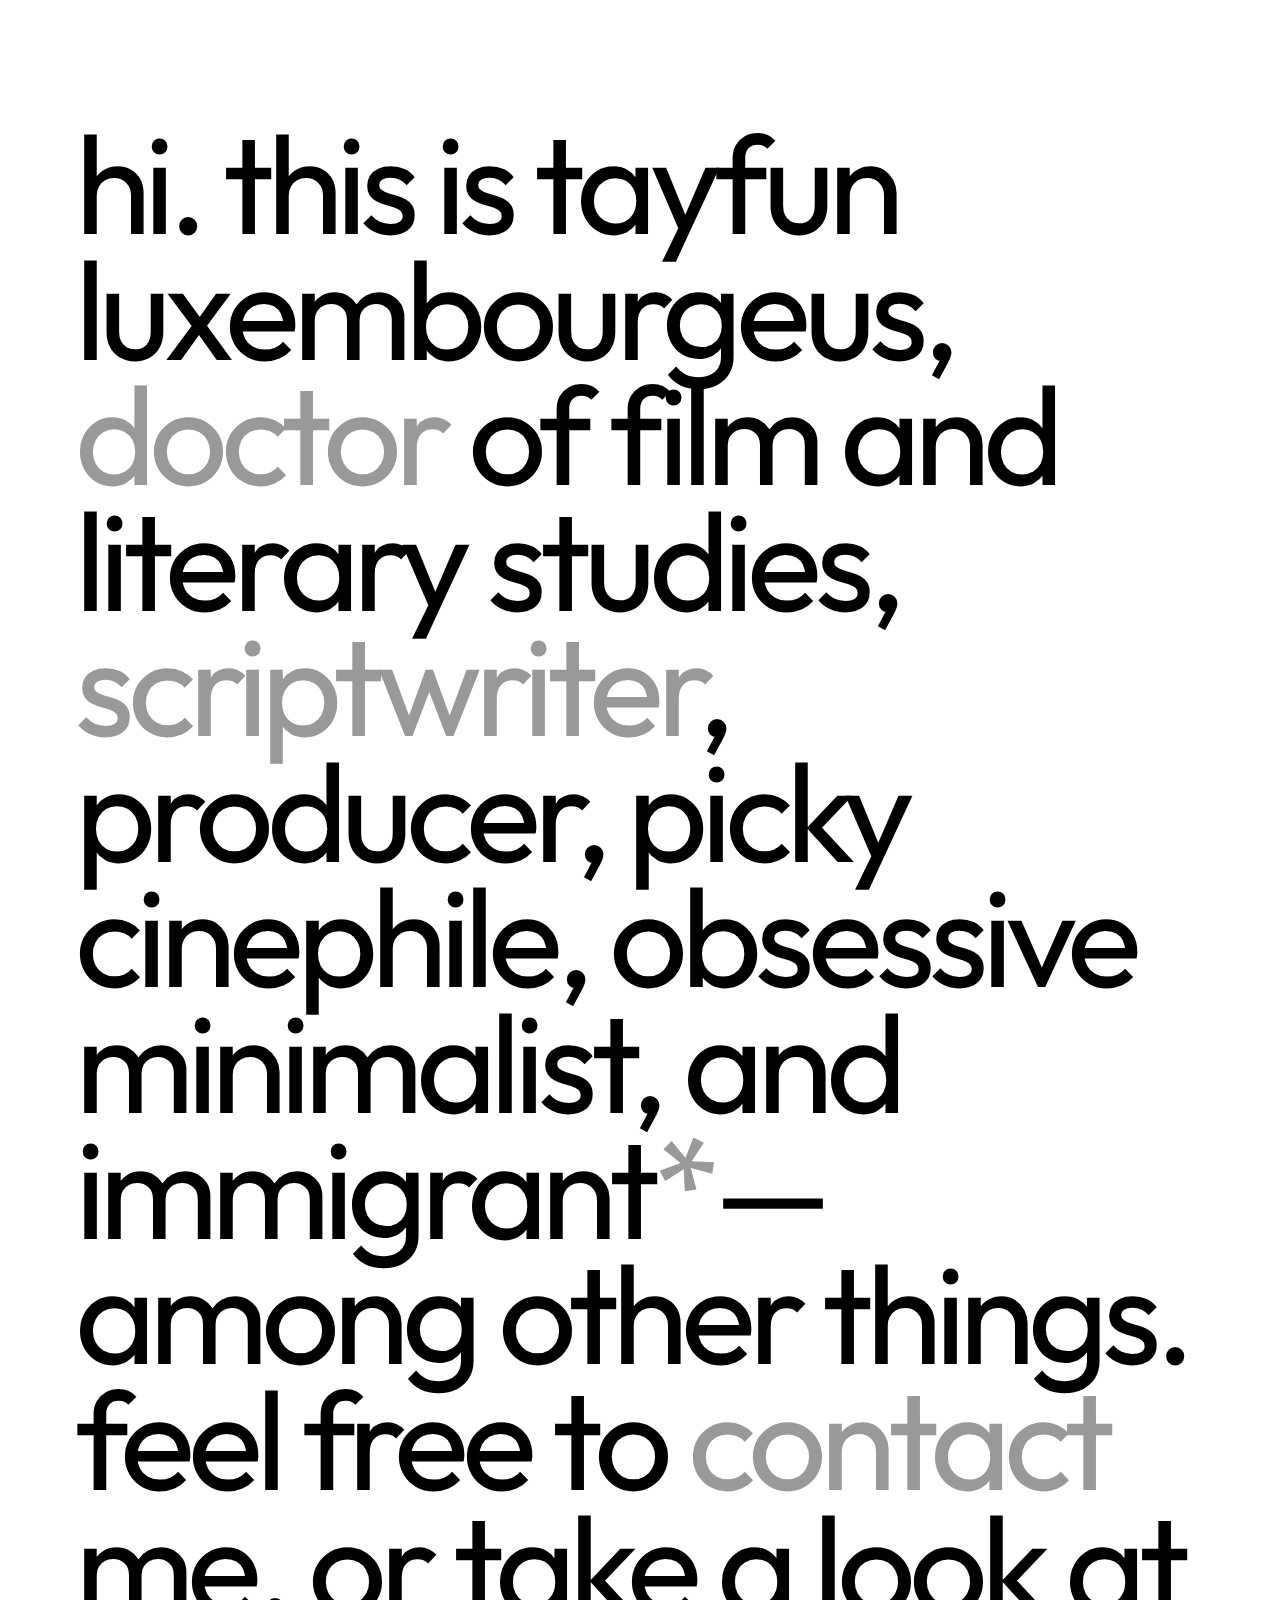
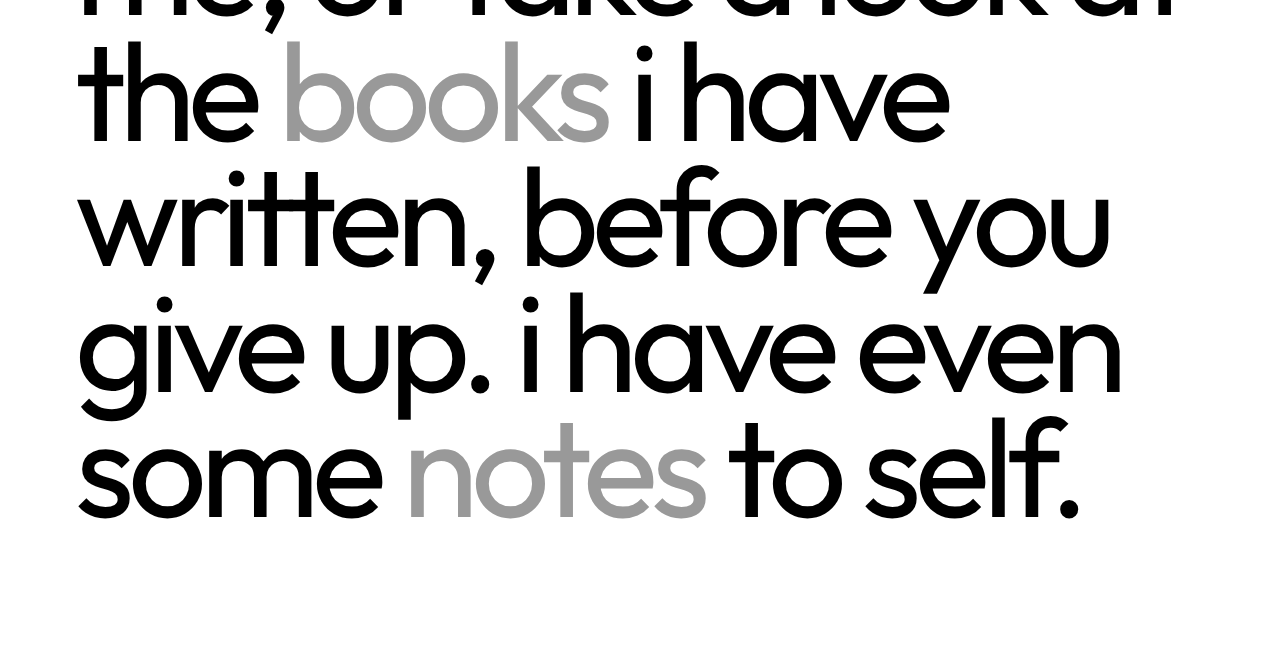
<file: index.html>
<!doctype html>
<html>
<head>
    <meta charset="UTF-8">
    <title>tayfun luxembourgeus</title>
    <meta name="description" content="">

    <link href="css/styles.css" rel="stylesheet" type="text/css">
    <link href="css/animate.css" rel="stylesheet" type="text/css">
    <link rel="preconnect" href="https://fonts.googleapis.com">
<link rel="preconnect" href="https://fonts.gstatic.com" crossorigin>
<link href="https://fonts.googleapis.com/css2?family=Dosis:wght@200..800&family=Josefin+Slab:ital,wght@0,100..700;1,100..700&family=Jost:ital,wght@0,100..900;1,100..900&family=Nixie+One&family=Outfit:wght@100..900&family=Poiret+One&family=Poppins:ital,wght@0,100;0,200;0,300;0,400;0,500;0,600;0,700;0,800;0,900;1,100;1,200;1,300;1,400;1,500;1,600;1,700;1,800;1,900&family=Quicksand:wght@300..700&family=Raleway+Dots&family=Syne:wght@400..800&family=Teachers:ital,wght@0,400..800;1,400..800&display=swap" rel="stylesheet">

    <script type="text/javascript" src="js/jquery-1.10.2.js"></script>
    <script type="text/javascript" src="js/functions.js"></script>
    <script type="text/javascript" src="js/jquery.onepage-scroll.js"></script>

</head>
<body>
<div id="home" class="animated fadeInUp">
hi. this is tayfun luxembourgeus, <a class="red-on-hover" href="https://www.researchgate.net/profile/Tage-Luxembourgeus">doctor</a> of film and literary studies, <a class="red-on-hover" href="https://www.imdb.com/name/nm11304602/">scriptwriter</a>, producer, picky cinephile, obsessive minimalist, and immigrant<span class="hover-effect" style="color: #999;">*</span>—among other things. feel free to
<a class="red-on-hover" href="mailto:email@luxembourgeus.se">contact</a> me, or take a look at the <a class="red-on-hover" href="books.html">books</a> i have written, before you give up. i have even some <a class="red-on-hover" href="notes.html"> notes</a> to self.
</div>

<script src="js/jquery.fittext.js"></script>
<script type="text/javascript">
    $("#home").fitText(0.81, { minFontSize: '20px', maxFontSize: '350px' });
</script>
</body>
</html>
</file>
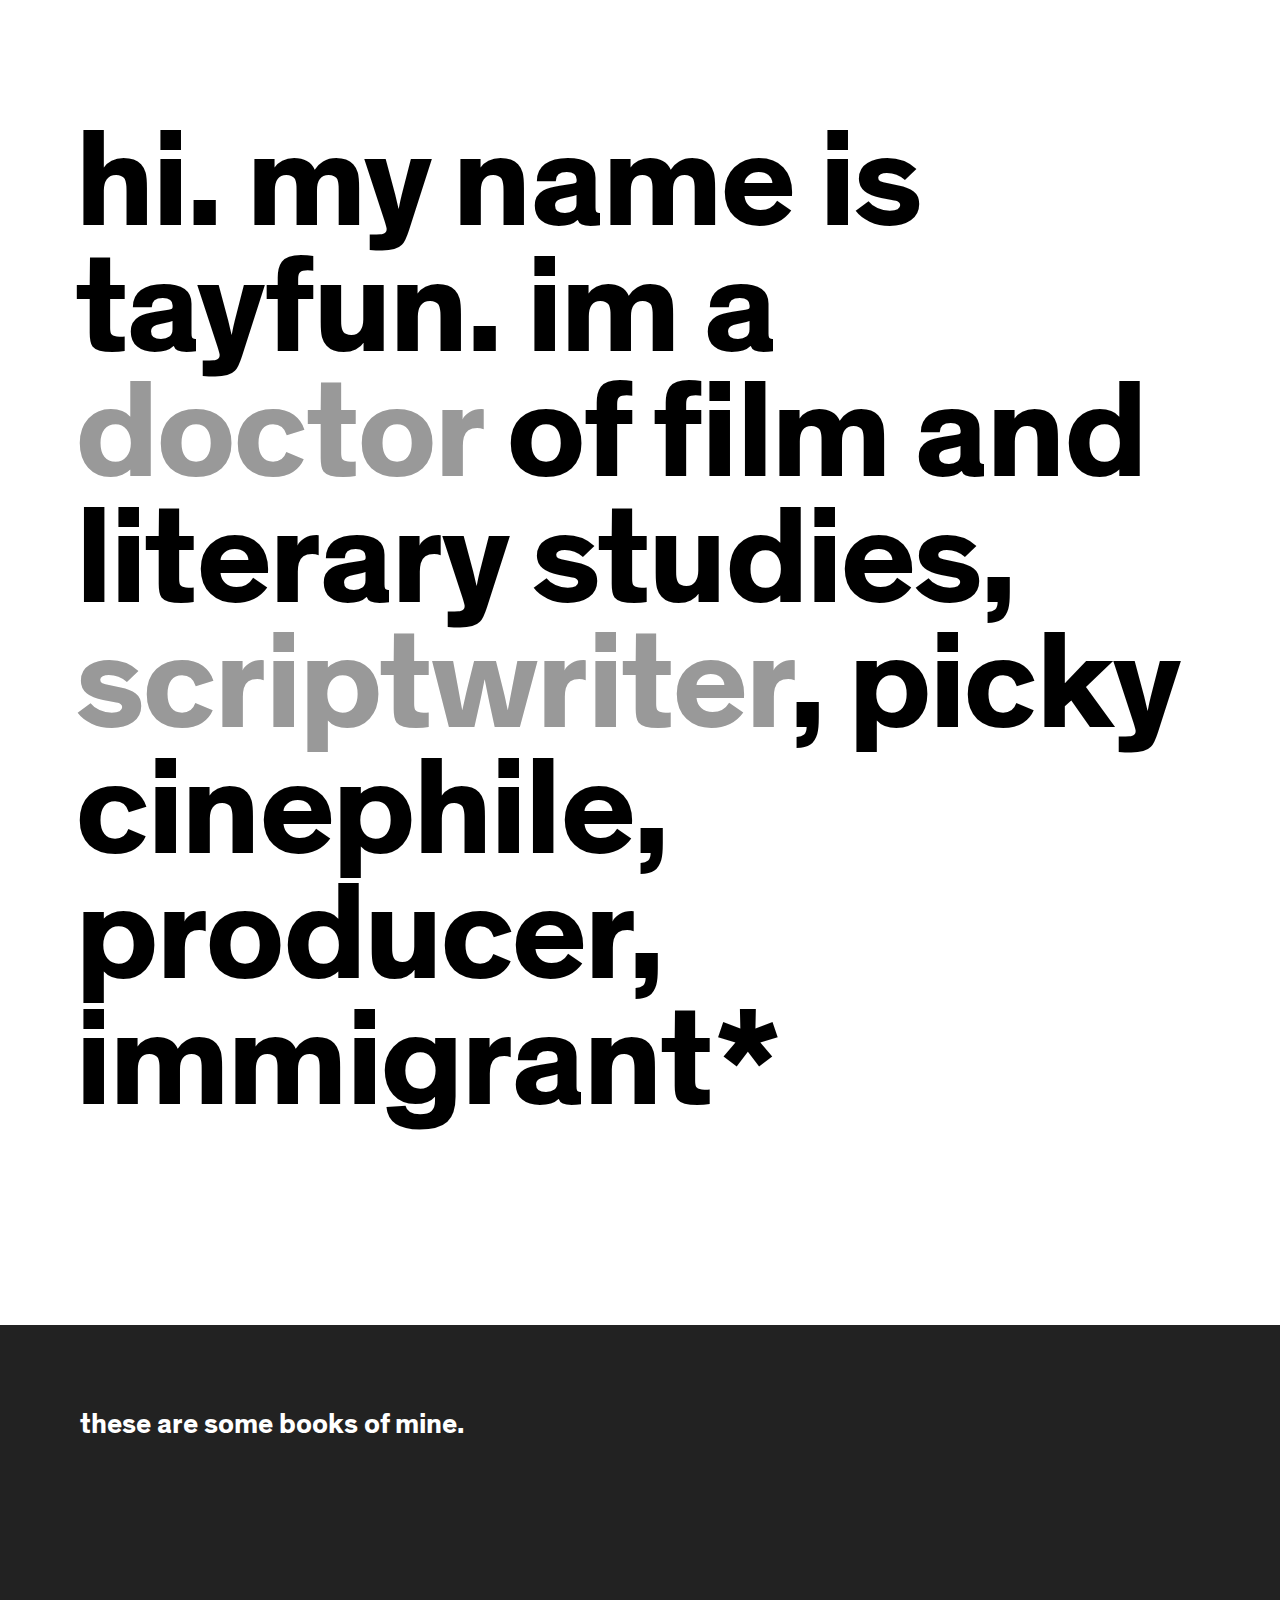
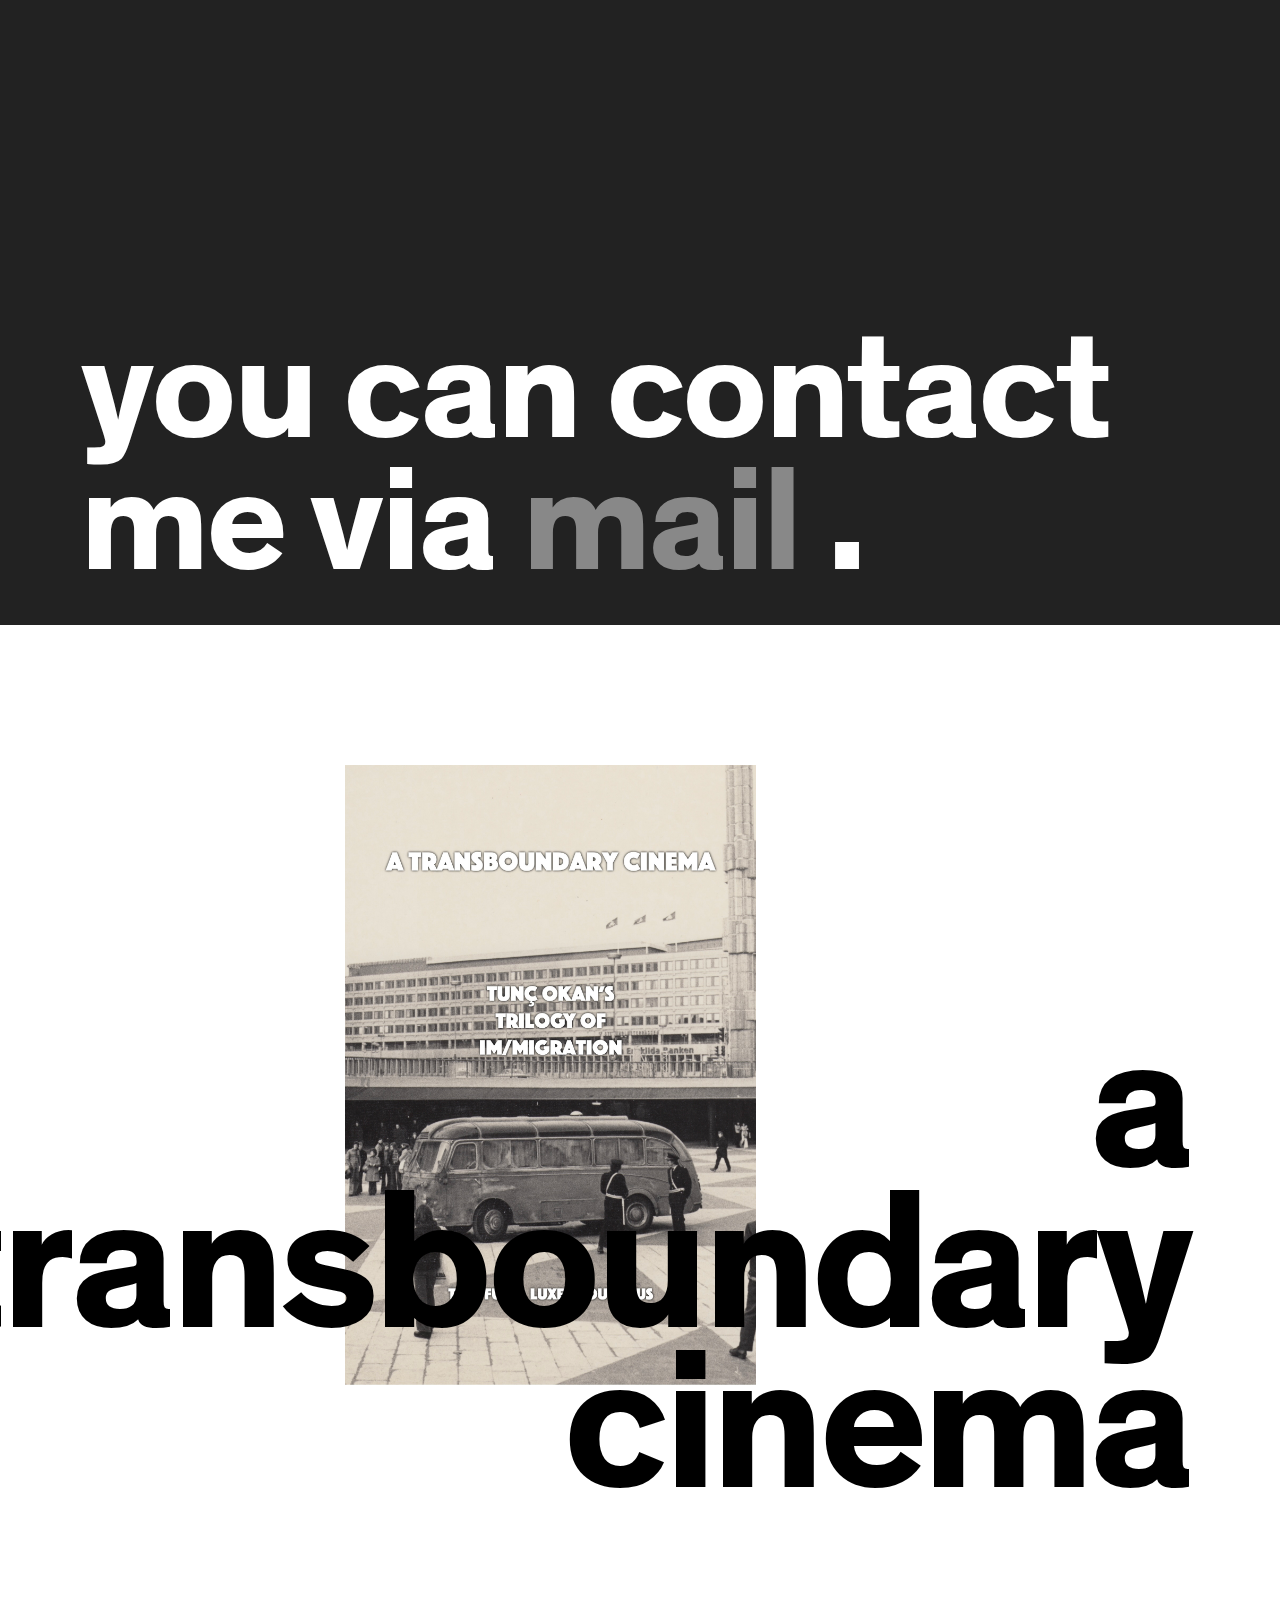
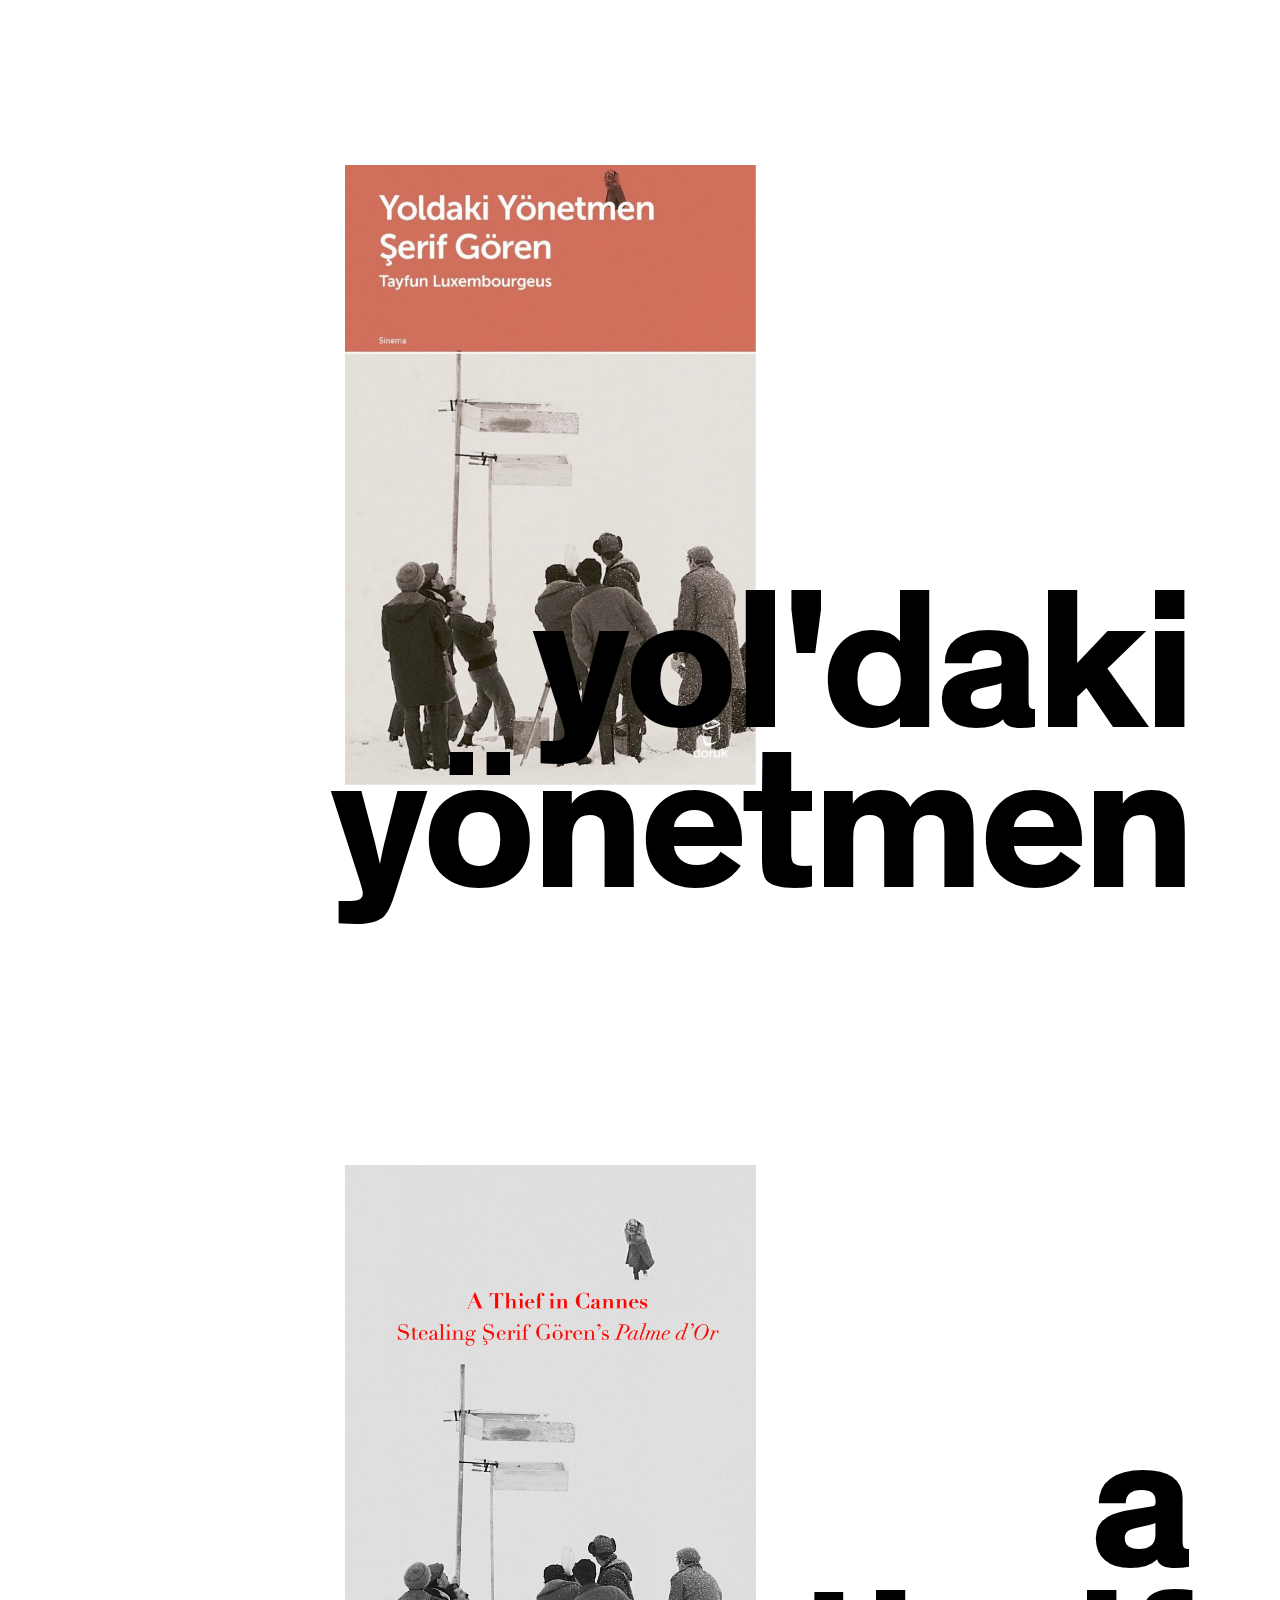
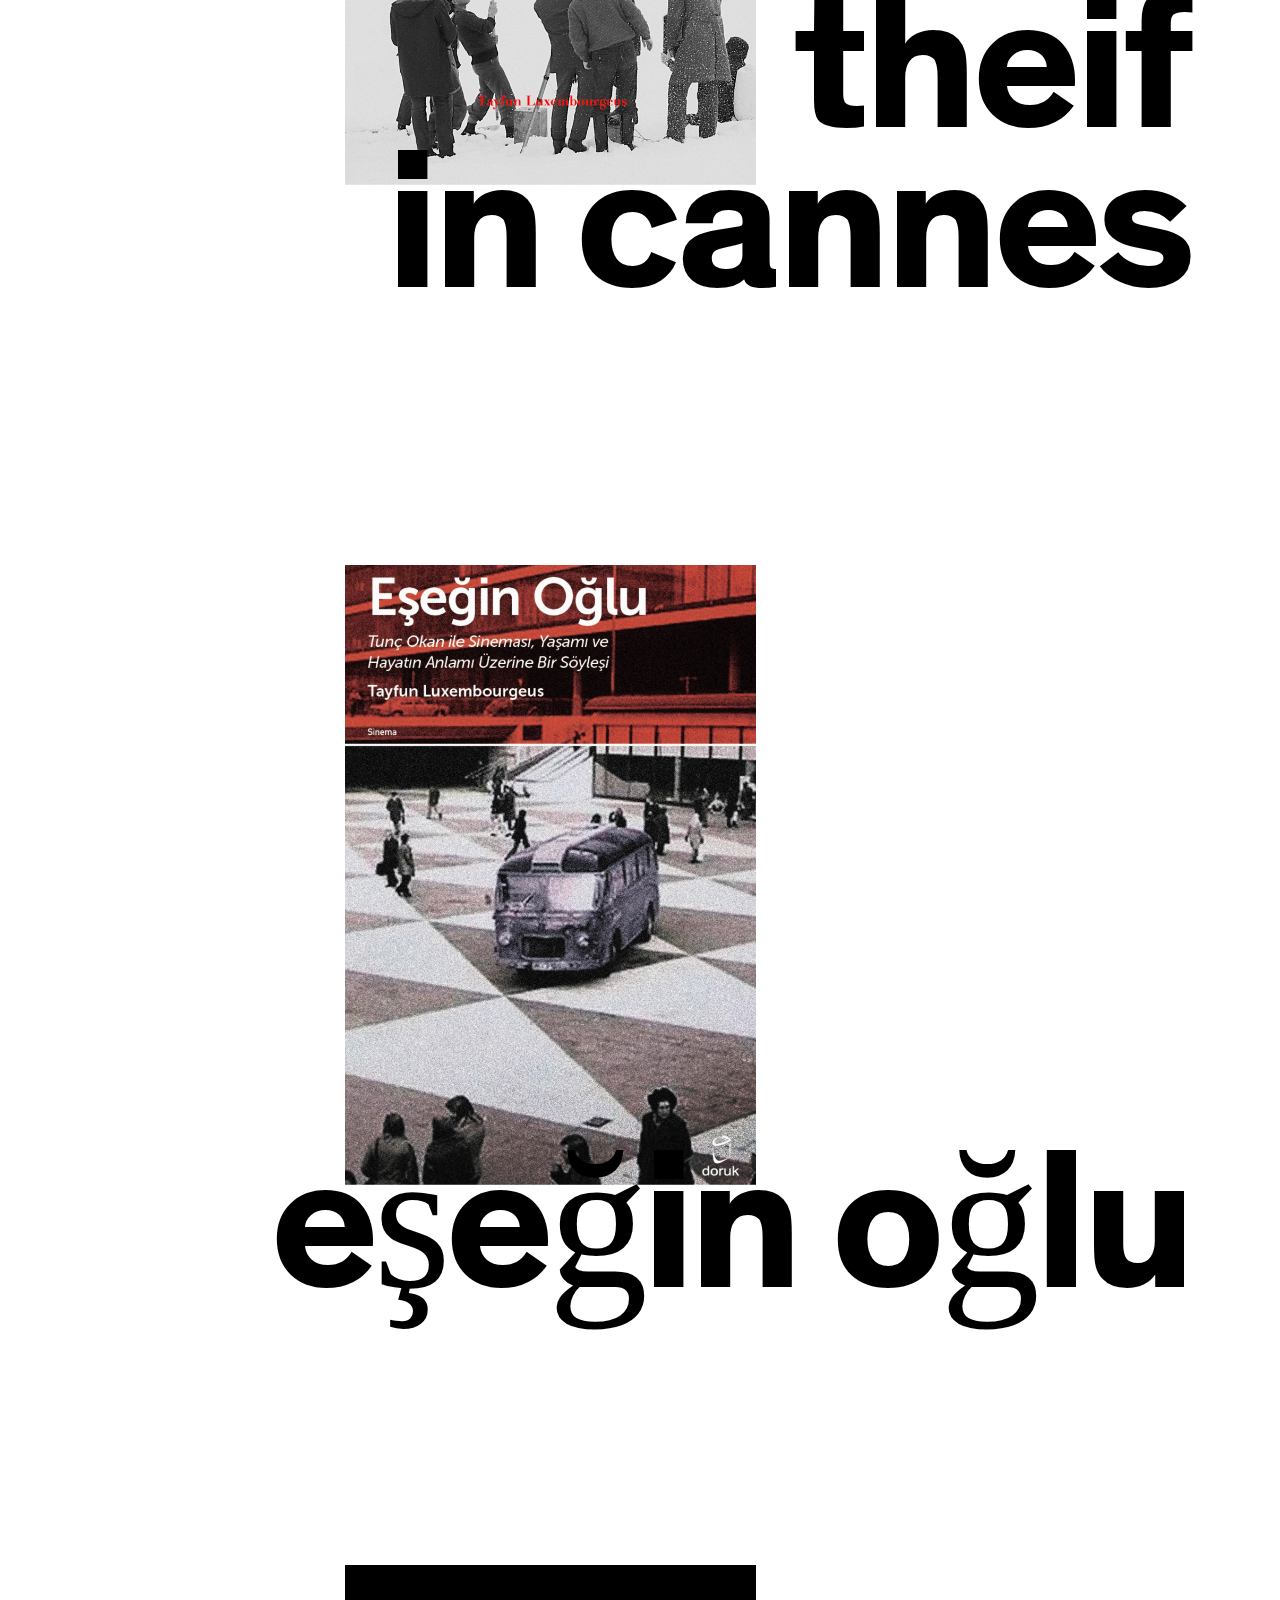
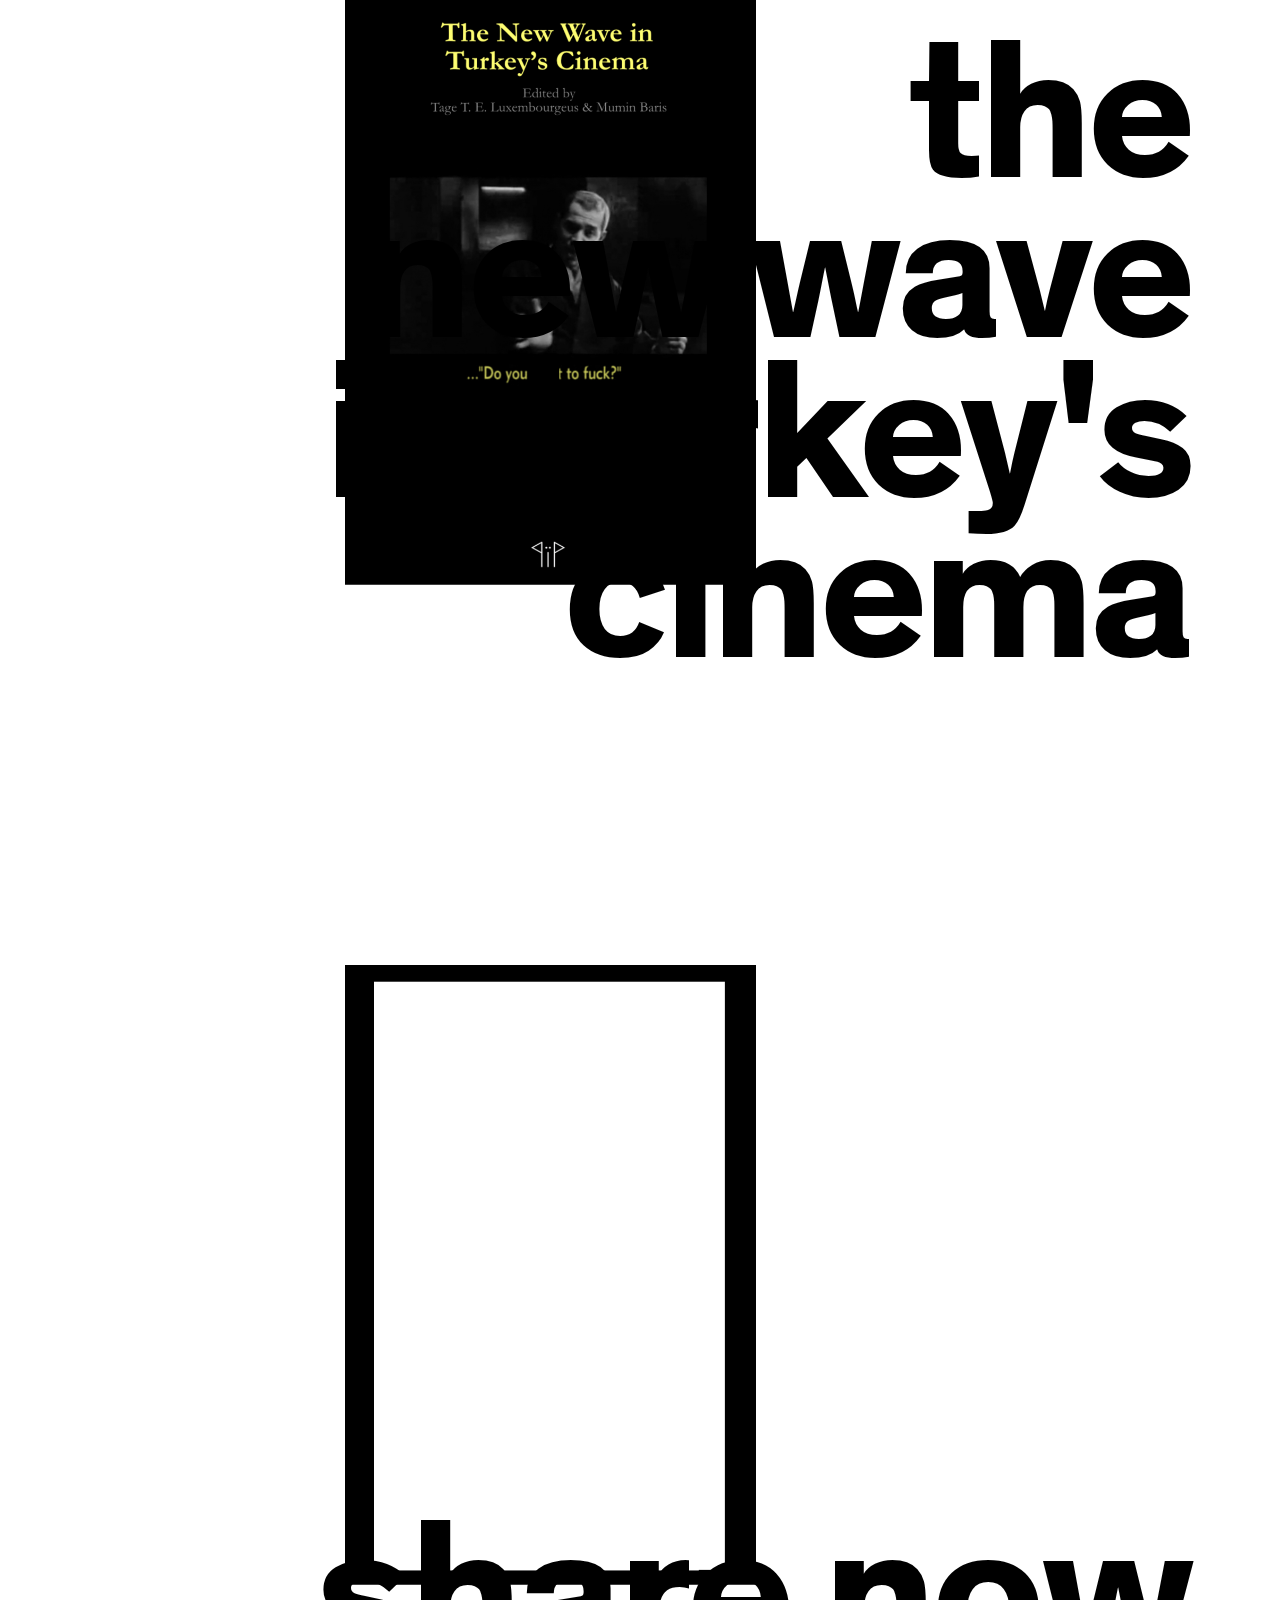
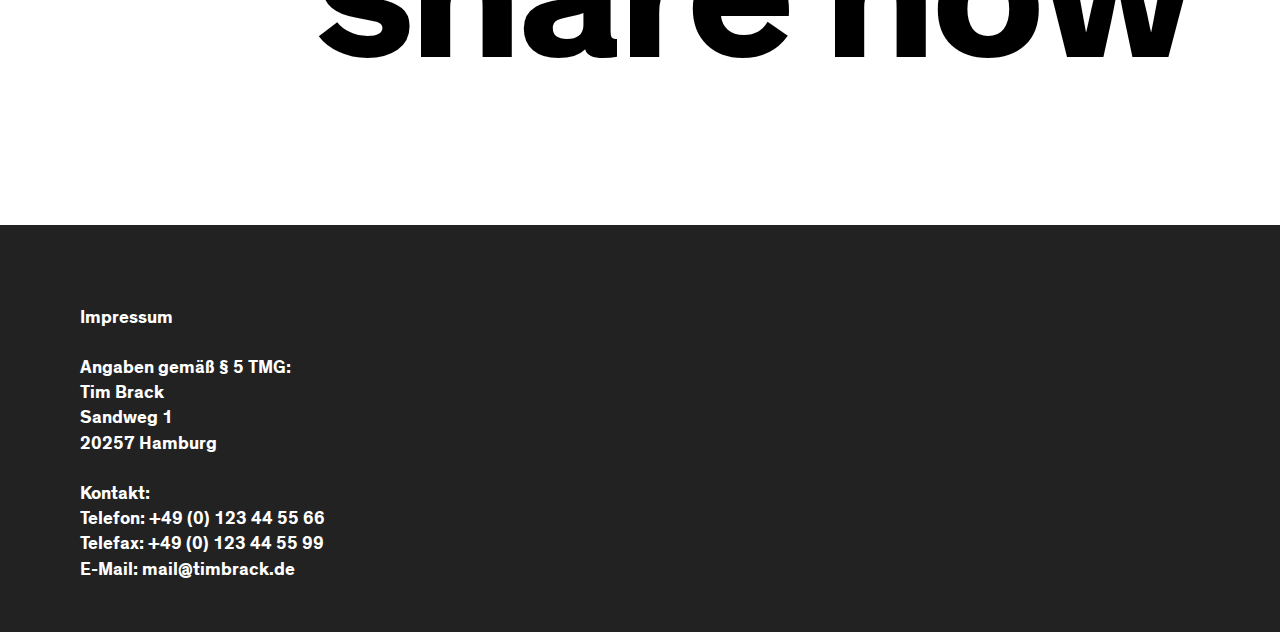
<file: assets/index.html>
<!doctype html>
<html>
<head>
<meta charset="UTF-8">
<title>tayfun luxembourgeus</title>
<meta name="description" content="senior art director & concept creative working for jung von matt.">

<link href="css/styles.css" rel="stylesheet" type="text/css">
<link href="css/animate.css" rel="stylesheet" type="text/css">

<script type="text/javascript" src="js/jquery-1.10.2.js"></script>
<script type="text/javascript" src="js/functions.js"></script>
<script type="text/javascript" src="js/jquery.onepage-scroll.js"></script>

</head>

<body>
<div id="home" class="animated fadeInUp">
	hi. my name is tayfun. im a <a class="red-on-hover" href="https://www.researchgate.net/profile/Tage-Luxembourgeus">doctor</a> of film and literary studies, <a class="red-on-hover" href="https://www.imdb.com/name/nm11304602/">scriptwriter</a>, picky cinephile, producer, immigrant<span class="hover-effect">*</span>
</div>
	<style>.cryptedmail:after { content: attr(data-name);}</style>
<div id="contact">
	<div>these are some books of mine. </div>
	<h1>
    	you can contact me via 
		<a href="#" class="cryptedmail"
		   data-name="mail"
		   onclick="window.location.href = 'mailto:email@luxembourgeus.se"></a>
		   .
    </h1>
    <!--img src="images/tim_brack.jpg"-->
</div>

<div id="work_wrapper">
	
    <div id="logo">
    	<a href="#home" class="scroll animated fadeIn delay-1s">luxembourgeus</a>
    </div>
	
	<div class="work" id="a transboundary cinema">
    	<div class="credit">
    		<!--luxembourgeus-->
   		</div>
        <a href="https://play.google.com/store/books/details?id=t5sQEAAAQBAJ"><h2>a<br>transboundary<br>cinema</h2></a>
       <a href="https://play.google.com/store/books/details?id=t5sQEAAAQBAJ"><img src="images/1.jpg"></a>
    </div>
	
	<div class="work" id="yol'daki yönetmen">
    	<div class="credit">
    		<!--luxembourgeus-->
   		</div>
        <a href="https://books.google.dk/books/about?id=YICjEAAAQBAJ"><h2>yol'daki yönetmen</h2></a>
        <a href="https://books.google.dk/books/about?id=YICjEAAAQBAJ"><img src="images/2.jpg"></a>
    </div>
	
    <div class="work" id="a theif in cannes">
    	<div class="credit">
    		<!--luxembourgeus-->
   		</div>
        <a href="otto_sockenschwein.html"><h2>a<br>theif<br>in cannes</h2></a>
        <a href="otto_sockenschwein.html"><img src="images/3.jpg"></a>
    </div>
	
	<div class="work" id="eşeğin oğlu">
    	<div class="credit">
    		<!--luxembourgeus-->
   		</div>
        <a href="https://www.instagram.com/tim_brack/" target="_blank"><h2>eşeğin oğlu</h2></a>
        <a href="https://www.instagram.com/tim_brack/" target="_blank"><img src="images/4.jpg"></a>
    </div>
	
	<div class="work" id="the new wave">
    	<div class="credit">
    		<!--luxembourgeus-->
   		</div>
        <a href="ewie_blitze.html"><h1>the<br>new wave<br>in turkey's cinema</h1></a>
        <a href="ewie_blitze.html"><img src="images/5.jpg"></a>
    </div>
    
    <div class="work" id="sharenow_campaign">
    	<div class="credit">
    		<!--luxembourgeus-->
   		</div>
        <a href="sharenow_campaign.html"><h1>share now</h1></a>
        <a href="sharenow_campaign.html"><img src="images/6.jpg"></a>
    </div>
		
	<div id="impress">
		<div>
		Impressum<br>
		<br>
		Angaben gem&auml;&szlig; &sect; 5 TMG:<br>
		Tim Brack<br>
		Sandweg 1<br>
		20257 Hamburg<br>
		<br>
		Kontakt:<br>
		Telefon: +49 (0) 123 44 55 66<br>
		Telefax: +49 (0) 123 44 55 99<br>
		E-Mail: mail@timbrack.de<br><br><br>
		</div>
	</div>
	
</div>
		
	

<script src="js/jquery.fittext.js"></script>
<script type="text/javascript">
	$("#home").fitText(0.81, { minFontSize: '20px', maxFontSize: '350px' });
	$(".work h1").fitText(0.62, { minFontSize: '30px', maxFontSize: '200px' });
	$(".work h2").fitText(0.45 , { minFontSize: '30px', maxFontSize: '200px' });
	$("#contact h1").fitText(0.80, { minFontSize: '140px', maxFontSize: '350px' });
	$("#contact div").fitText(4.10, { minFontSize: '28px', maxFontSize: '350px' });
	$("#impress div").fitText(7.10, { minFontSize: '18px', maxFontSize: '100px' });
	$("#fittext3").fitText(1.1, { minFontSize: '50px', maxFontSize: '75px' });
</script>
</body>
</html>
</file>
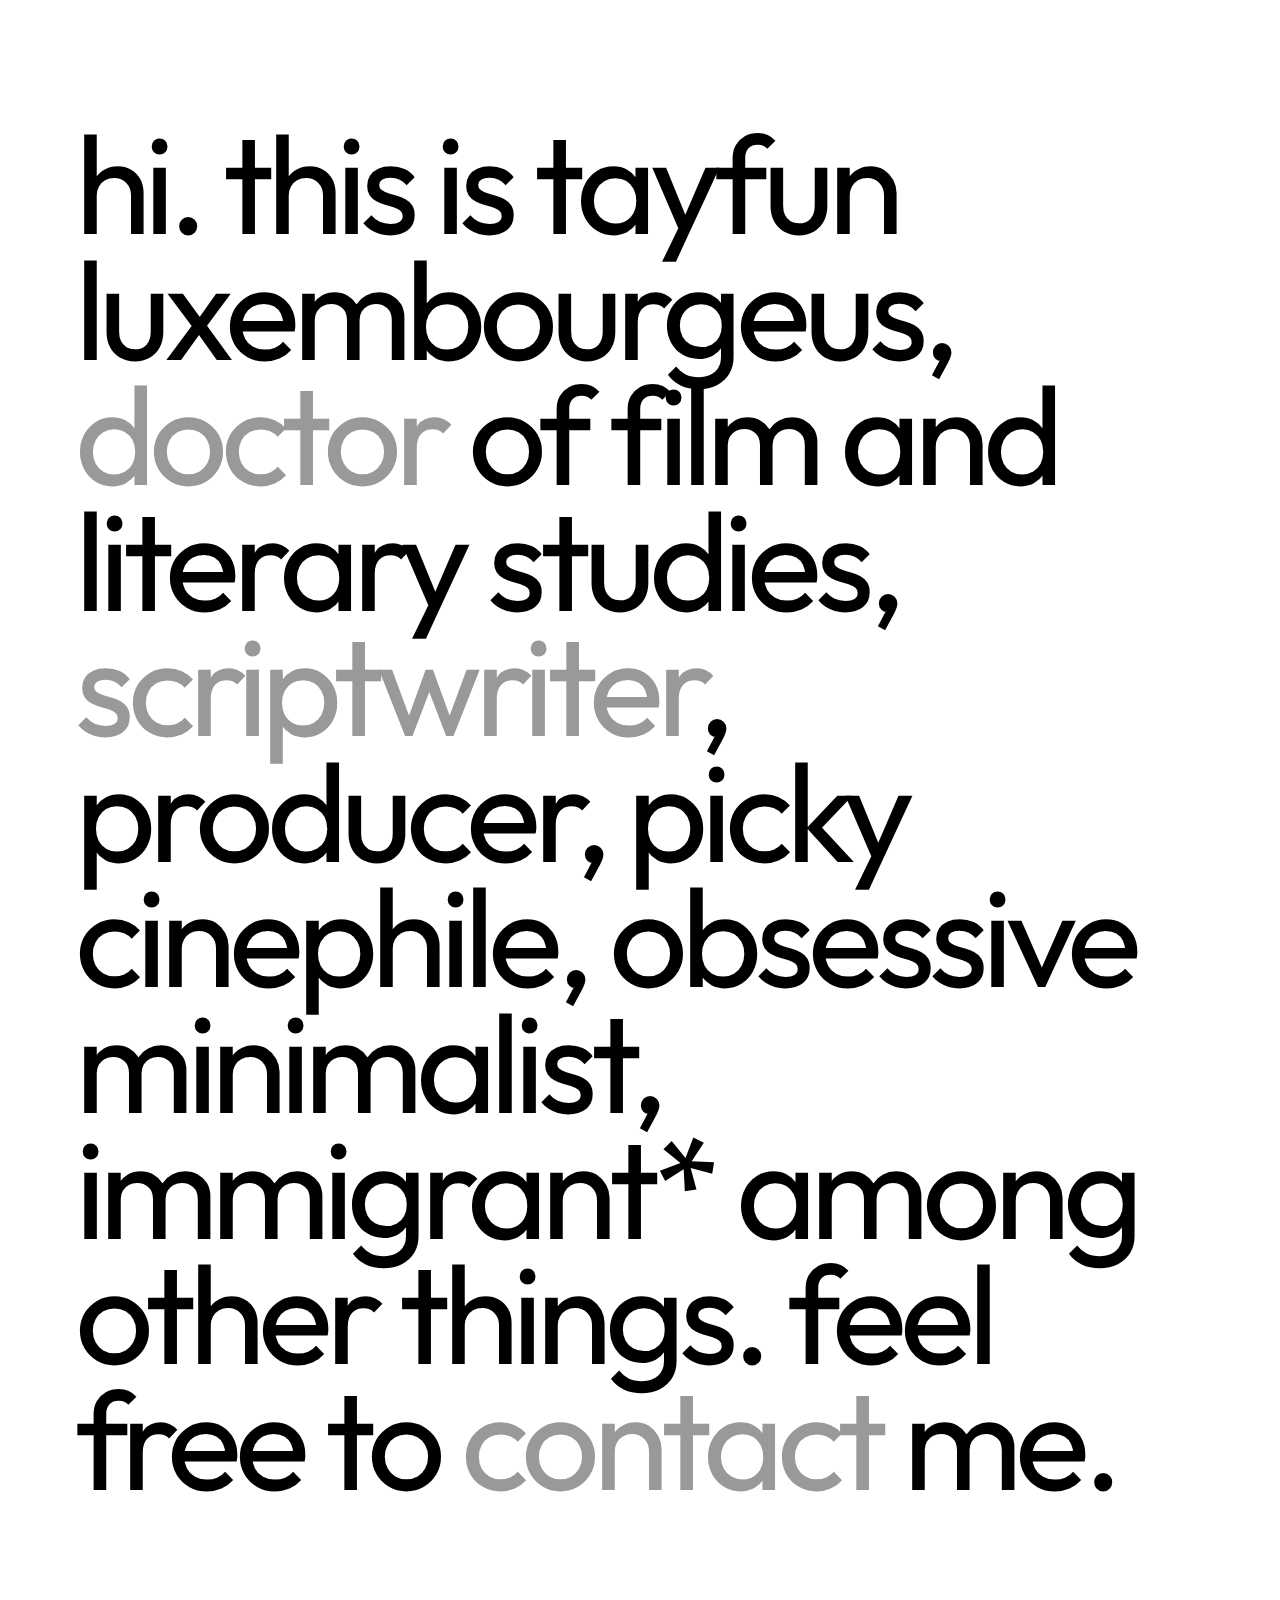
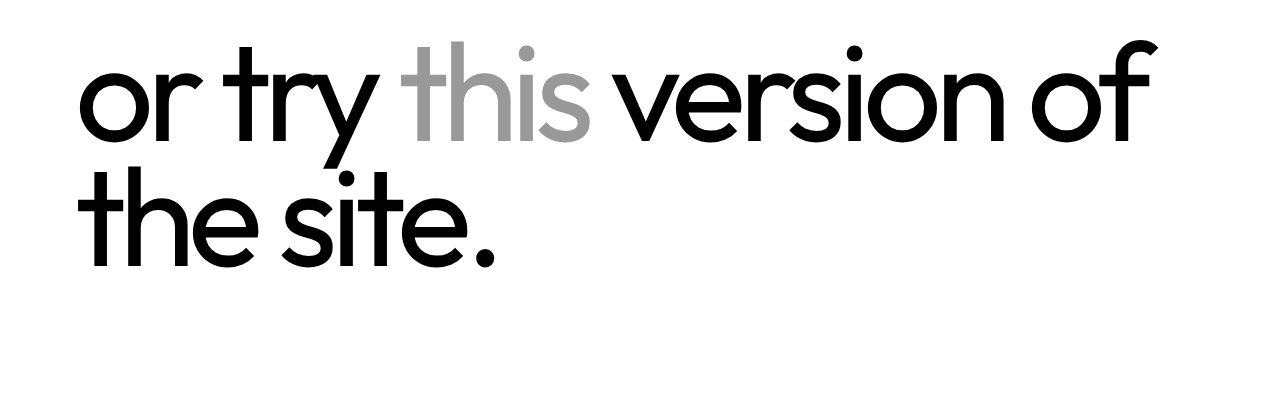
<file: .render_temp_index.html>
<!doctype html>
<html>
<head>
    <meta charset="UTF-8">
    <title>tayfun luxembourgeus</title>
    <meta name="description" content="">

    <link href="css/styles.css" rel="stylesheet" type="text/css">
    <link href="css/animate.css" rel="stylesheet" type="text/css">
    <link rel="preconnect" href="https://fonts.googleapis.com">
<link rel="preconnect" href="https://fonts.gstatic.com" crossorigin>
<link href="https://fonts.googleapis.com/css2?family=Dosis:wght@200..800&family=Josefin+Slab:ital,wght@0,100..700;1,100..700&family=Jost:ital,wght@0,100..900;1,100..900&family=Nixie+One&family=Outfit:wght@100..900&family=Poiret+One&family=Poppins:ital,wght@0,100;0,200;0,300;0,400;0,500;0,600;0,700;0,800;0,900;1,100;1,200;1,300;1,400;1,500;1,600;1,700;1,800;1,900&family=Quicksand:wght@300..700&family=Raleway+Dots&family=Syne:wght@400..800&family=Teachers:ital,wght@0,400..800;1,400..800&display=swap" rel="stylesheet">

    <script type="text/javascript" src="js/jquery-1.10.2.js"></script>
    <script type="text/javascript" src="js/functions.js"></script>
    <script type="text/javascript" src="js/jquery.onepage-scroll.js"></script>

</head>
<body>
<div id="home" class="animated fadeInUp">
hi. this is tayfun luxembourgeus, <a class="red-on-hover" href="https://www.researchgate.net/profile/Tage-Luxembourgeus">doctor</a> of film and literary studies, <a class="red-on-hover" href="https://www.imdb.com/name/nm11304602/">scriptwriter</a>, producer, picky cinephile, obsessive minimalist, immigrant<span class="hover-effect">*</span> among other things. feel free to
<a class="red-on-hover" href="mailto:email@luxembourgeus.se">contact</a> me.
<br/>
<br/> or try <a class="red-on-hover" href="index2.html">this</a> version of the site.
</div>

<script src="js/jquery.fittext.js"></script>
<script type="text/javascript">
    $("#home").fitText(0.81, { minFontSize: '20px', maxFontSize: '350px' });
</script>
</body>
</html>
<script>window.scrollTo(0, 106); setTimeout(function() { window.scrollTo(0, 106); },200)</script>
</file>
<file: css/styles.css>
@font-face {
	font-family: "Outfit", sans-serif;;
	font-weight: normal;
	font-style: normal;
	font-stretch: normal;
	unicode-range: U+0020-25CA;
}

html {
  width: 100%;
  height: auto;
  overflow-x: hidden;
  position: relative;
  font-weight: normal;
}

a,
a:link,
a:visited,
a:active {
	text-decoration: none;
	color: #000;
	cursor: pointer !important;
}

a:hover {
	cursor: pointer !important;
}

body {
	padding: 0;
	margin: 0;
	text-align: left;
	-webkit-font-smoothing: antialiased;
	position:relative;
	height: auto;
	font-weight: normal;
}

#home {
	font-family: "Outfit", sans-serif;;
	font-size: 212px;
	line-height: 0.90em;
	padding: 120px 0px 120px 75px; /* top right bottom left */
	margin: 0 0 0px 0; /* top right bottom left */
	width: calc(100% - 150px);
	height: auto;
	background-color: #fff;
	z-index: 5;
	position: relative;
	letter-spacing: -0.05em;
}

#home a:link,
#home a:visited,
#home a:active {
	color:#999;
}

#home a:hover {
	text-decoration: none; /* You can specify other styles here if needed */
    color: #FF2400; /* This will change the text color to red on hover */
}

.hover-effect:hover::after {
    content: "(neither arrogant nor ignorant enough to call myself expat)";
    color: #FF2400;
    position: relative;
    background-color: transparent;
    padding: 0px;
    border: 0px solid #000;
    overflow: hidden;
    text-overflow: ellipsis;
    font-weight: normal;
    font-style: normal;
    font-stretch: normal;
}
</file>
<file: assets/css/styles.css>
@font-face {
	font-family:'Grotesk-Regular';
	src: url('../fonts/GroteskRegular_gdi.eot');
	src: url('../fonts/GroteskRegular_gdi.eot?#iefix') format('embedded-opentype'),
		url('../fonts/GroteskRegular_gdi.woff') format('woff'),
		url('../fonts/GroteskRegular_gdi.ttf') format('truetype'),
		url('../fonts/GroteskRegular_gdi.svg#GroteskRegular-Regular') format('svg');
	font-weight: normal;
	font-style: normal;
	font-stretch: normal;
	unicode-range: U+0020-25CA;
}

@font-face {
	font-family:'Grotesk-Bold';
	src: url('../fonts/GroteskBold_gdi.eot');
	src: url('../fonts/GroteskBold_gdi.eot?#iefix') format('embedded-opentype'),
		url('../fonts/GroteskBold_gdi.woff') format('woff'),
		url('../fonts/GroteskBold_gdi.ttf') format('truetype'),
		url('../fonts/GroteskBold_gdi.svg#GroteskBold-Regular') format('svg');
	font-weight: normal;
	font-style: normal;
	font-stretch: normal;
	unicode-range: U+0020-25CA;
}

html {
  width: 100%;
  height: auto;
  overflow-x: hidden;
  position: relative;
  font-weight: normal;
}

a,
a:link,
a:visited,
a:active {
	text-decoration: none;
	color: #000;
	cursor: pointer !important;
}

a:hover {
	cursor: pointer !important;
}

body {
	padding: 0;
	margin: 0;
	text-align: left;
	-webkit-font-smoothing: antialiased;
	position:relative;
	height: auto;
	font-weight: normal;
}

#home {
	font-family: 'Grotesk-Bold';
	font-size: 212px;
	line-height: 0.90em;
	padding: 120px 75px 0px 75px;
	margin: 0 0 200px 0;
	width: calc(100% - 150px);
	height: auto;
	background-color: #fff;
	z-index: 5;
	position: relative;
	letter-spacing: -0.02em;
}

#home a:link,
#home a:visited,
#home a:active {
	color:#999;
}

#home a:hover {
	text-decoration: none; /* You can specify other styles here if needed */
    color: red; /* This will change the text color to red on hover */
}

#work_wrapper {
	width:100%;
	height: auto;
	position: relative;
	margin:0;
	padding:0;
}

.credit {
	position: absolute;
	top: 245px;
	left: -85px;
	font-family:'Grotesk-Bold';
	font-size: 20px;
	letter-spacing: 0.03em;
	z-index: 999999;
	width: 380px;
	heigh: 20px;
	text-align: right;
	transform: rotate(-90deg);
	-webkit-transform: rotate(-90deg);
	-moz-transform: rotate(-90deg);
	-o-transform: rotate(-90deg);
	-ms-transform: rotate(-90deg);
}

#logo {
	position: fixed;
	top: 60px;
	right: 80px;
	font-family:'Grotesk-Bold';
	font-size: 20px;
	letter-spacing: 0.03em;
	z-index: 2;
	width: 380px;
	height: 20px;
	text-align: right;
}

.work {
	position: relative;
	padding: 0px;
	width: 100%;
	margin-bottom: 100px;
}

.work img {
	height: auto;
	max-height: calc(100% - 280px);
	max-width:auto;
	min-width: auto;
	width: auto;
	position: absolute;
	top:0;
	left: -14%;
	right:0;
	bottom: 0;
	margin: auto;
	display: block;
	z-index: 1;
}

.work h1,
.work h2 {
	font-family:'Grotesk-Bold';
	position: absolute;
	width: 100%;
	margin: 0;
	padding:0;
	bottom: 50px;
	right: 90px;
	display: block;
	text-align: right;
	letter-spacing: -0.03em;
	/*	border: 1px solid #fff;*/
	z-index: 2;
	line-height: 0.80em;
	font-weight: normal;
}

.work h2 {
	bottom: 20px;
}
        .hover-effect:hover::after {
            content: "neither arrogant nor ignorant enough to call myself an expat.";
            color: red;
            position: relative;
            background-color: transparent;
            padding: 0px;
            border: 0px solid #000;
            overflow: hidden;
            text-overflow: ellipsis;
            font-weight: normal;
            font-style: normal;
            font-stretch: normal;
            unicode-range: U+0020-25CA;
        }

#contact {
	position: relative;
	width: 100%;
	height: 100%;
	padding: 0px;
	margin: 80px 0 0 0;
	width: 100%;
	height: auto;
	z-index: 5;
	position: relative;
	background-color: #222;
	overflow: hidden;
}

#contact div{
	font-family:'Grotesk-Bold';
	line-height: 1.4em;
	display: block;
	text-align: left;
	Left: 80px;
	top: 80px;
	width: 90%;
	position: absolute;
	color: #fff;
	z-index: 2;
	font-weight: normal;
}

#contact h1 {
	font-family:'Grotesk-Bold';
	line-height: 0.88em;
	font-size: 200px;
	display: block;
	text-align: left;
	Left: 80px;
	bottom: -65px;
	width: calc(100% - 80px);
	position: absolute;
	letter-spacing: -0.02em;
	color: #fff;
	z-index: 2;
	font-weight: normal;
}

#contact h1 b {
	line-height: 1.5em !important;
	display: block;
	font-weight: normal;
	position: relative;
	font-size: 40px;
	Left: 80px;
	bottom: 0px;
	letter-spacing: -0.01em;
}

#contact a:link,
#contact a:visited,
#contact a:active {
	color:#888;
}

#contact a:hover {
	text-decoration: none; /* You can specify other styles here if needed */
    color: red; /* This will change the text color to red on hover */
}

#contact h1 a:hover {
	text-decoration: none; /* You can specify other styles here if needed */
    color: red; /* This will change the text color to red on hover */
}

#contact img {
	position: absolute;
	height: auto;
	max-height: calc(100% - 170px);
	left: 85px;
	bottom: 80px;
	display: block;
	z-index: 1;
}

#impress {
	position: relative;
	display: block;
	width: 100%;
	height: 100%;
	padding: 0px;
	margin: 80px 0 0 0;
	width: 100%;
	height: auto;
	z-index: 5;
	position: relative;
	background-color: #222;
	overflow: hidden;
	font-family:'Grotesk-Bold';
	line-height: 1em;
	color: #fff;
	z-index: 2;
	font-weight: normal;
}

#impress div {
	font-family:'Grotesk-Bold';
	line-height: 1.4em;
	display: block;
	text-align: left;
	color: #fff;
	z-index: 2;
	font-weight: normal;
	
	width: 90%;
	left: 80px;
	top: 80px;
	padding: 0 0 80px 0;
	position: relative;
	font-size: 20px;

}

#impress div a:link,
#impress div a:visited,
#impress div a:active {
	color:#999;
}

#impress div a:hover {
	text-decoration: none; /* You can specify other styles here if needed */
    color: red; /* This will change the text color to red on hover */
}

.video-responsive{
    overflow:hidden;
    padding-bottom:56.25%;
    position:relative;
    height:0;
	
}
.video-responsive iframe{
    left:0;
    top:0;
    height:100%;
    width:100%;
    position:absolute;
	margin-bottom: 80px;
}

#work_details {
	font-family: 'Grotesk-Bold';
	font-size: 50px;
	line-height: 1.2em;
	width: calc(100% - 160px);
	padding: 0 80px;
	height: auto;
	background-color: #fff;
	z-index: 5;
	position: relative;
	letter-spacing: -0.01em;
	margin-top: 60px;
}

.work_details_smaller {
	width: 100%;
	max-width: 1200px;
}

#work_details a:link,
#work_details a:visited,
#work_details a:active {
	color: #777;
}

#work_details a:hover {
    text-decoration: none; /* You can specify other styles here if needed */
    color: red; /* This will change the text color to red on hover */
}

#work_details img {
	display: block;
	width: auto;
	max-width:100%;
	min-width:100%;
	max-height: none;
	position: relative;
	margin: 70px 0 0 0;
	padding:0;
	left: auto;
}

.gif {
	max-width: calc(30% - 60px) !important;
	min-width: calc(30% - 60px) !important;
	float: left;
	margin: 60px 60px 0 0 !important;
}



/* ############## Smartphone ############## */



@media only screen 
and (min-device-width : 0px) 
and (max-device-width : 1200px) {
	
#home {
	font-size: 160px !important;
	line-height: 0.99em;
	padding: 150px 0 0 0 !important;
	margin: 0 0 300px 0;
	width: 100% !important;
	height: 100% !important;
	letter-spacing: normal;
}
	
#logo {
	top: 60px;
	right: 80px;
	font-size: 50px;
	letter-spacing: 0.03em;
	z-index: 2;
	width: 500px !important;
	height: 40px;
}
	
.work h1,
.work h2 {
	font-weight: normal !important;
	font-size: 50px !important;
	position: relative !important;
	width: 100% !important;
	margin: 0px 0 0px 0 !important;
	padding: 0 0 20px 0 !important;
	bottom:auto !important;
	right:auto !important;
	text-align: left;
	z-index: 2;
	line-height: 0.80em;
	letter-spacing: normal;
}		
	
.work {
	margin-bottom: 240px !important;
	width: 100% !important;
	max-width: 100% !important;
	min-width: 100% !important;
	height: auto !important;
}

.work img {
	width: auto !important;
	max-width:100% !important;
	min-width:100% !important;
	max-height: none !important;
	position: relative !important;
	margin: 0px 0 60px 0 !important;
	top:0;
	left:0 !important;
	right:0;
	bottom: 0;
	margin: 0;
	display: block;
}
	
#contact {
	margin: 0px 0 120px 0 !important;
	height: 1600px !important;
}

#contact h1 {
	font-weight: normal !important;
	font-size: 80px !important;
	Left: auto !important;
	bottom: auto !important;
	padding-top: 120px !important;
	width: 100% !important;
	position: relative !important;
	letter-spacing: normal !important;
	line-height: 1.4em !important;
}
	
#contact div {
	display: block;
	line-height: 1.4em !important;
	position: relative !important;
	font-size: 80px !important;
	Left: 0px !important;
	top: 80px !important;
	width: 100% !important;
	height: auto !important;
	margin-bottom: 60px !important;
}
	
#work_details {
	font-size: 70px !important;
	width: 100% !important;
	padding: 0px !important;
	margin: 60px 00px 60px 00px !important;
}
	

.gif {
	max-width: 100% !important;
	min-width: 100% !important;
	margin: 60px 0px 0 0 !important;
}
	
.credit {
	display: none !important;
	position: relative;
	top: auto;
	left: auto;
	font-size: 20px;
	letter-spacing: 0.03em;
	z-index: 999999;
	width: auto;
	height: auto;
	text-align: right;
	transform: rotate(0deg);
	-webkit-transform: rotate(0deg);
	-moz-transform: rotate(0deg);
	-o-transform: rotate(0deg);
	-ms-transform: rotate(0deg);
}
	
#impress div {
	line-height: 1.4em;
	font-size: 50px !important;

}
	
	
}

/* END Smartphone */
</file>
